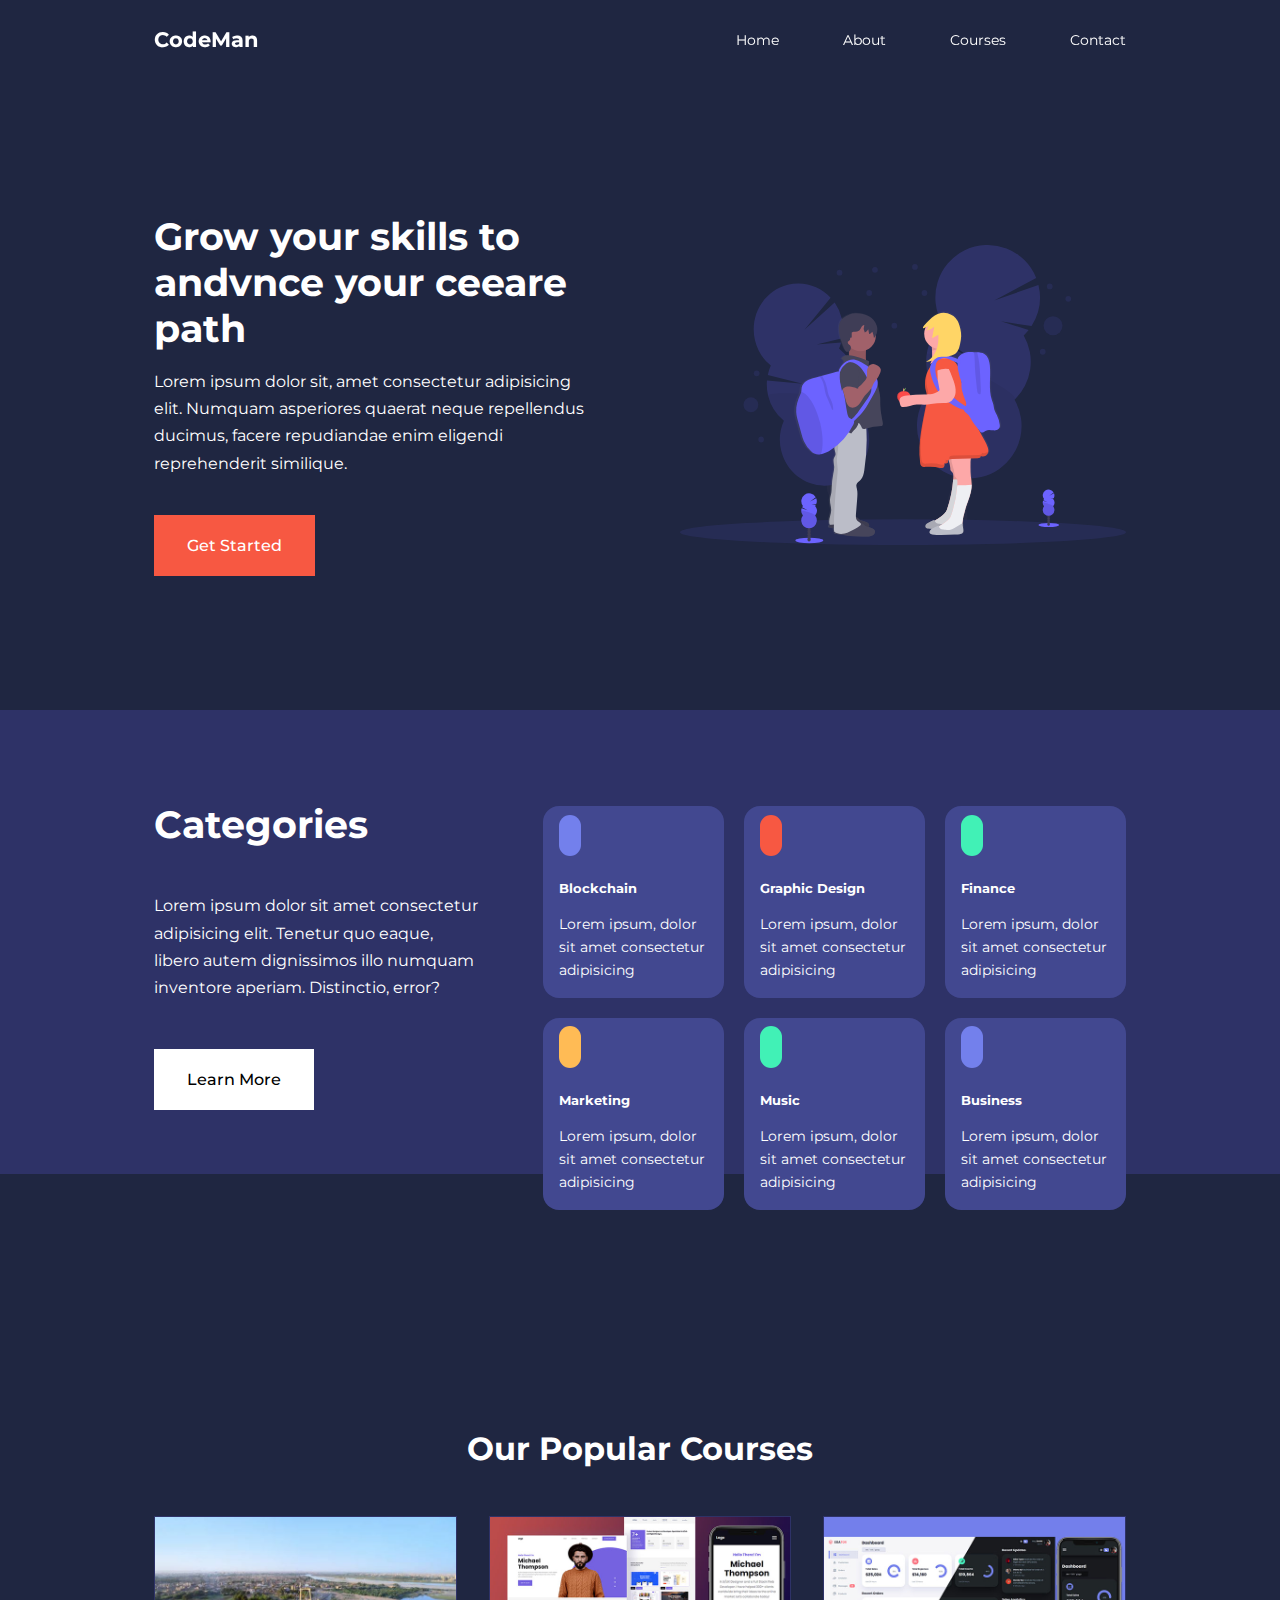
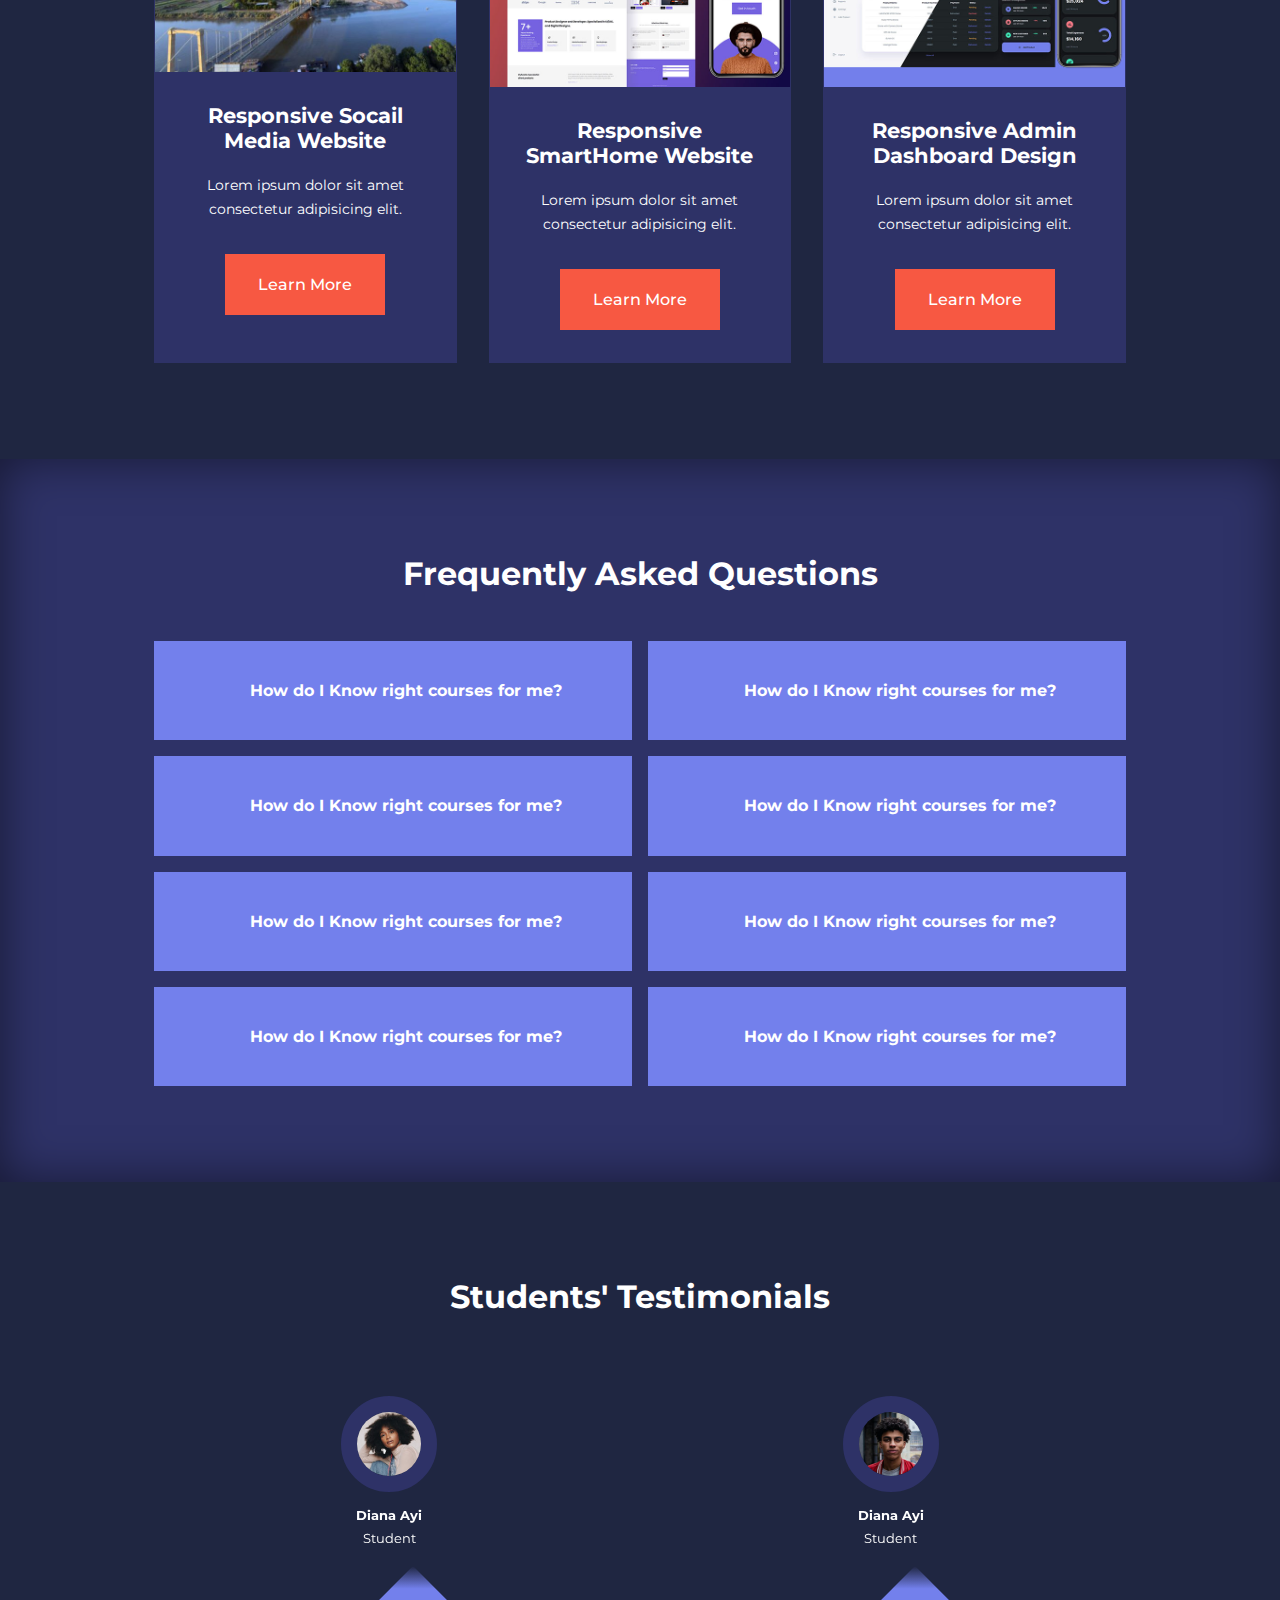
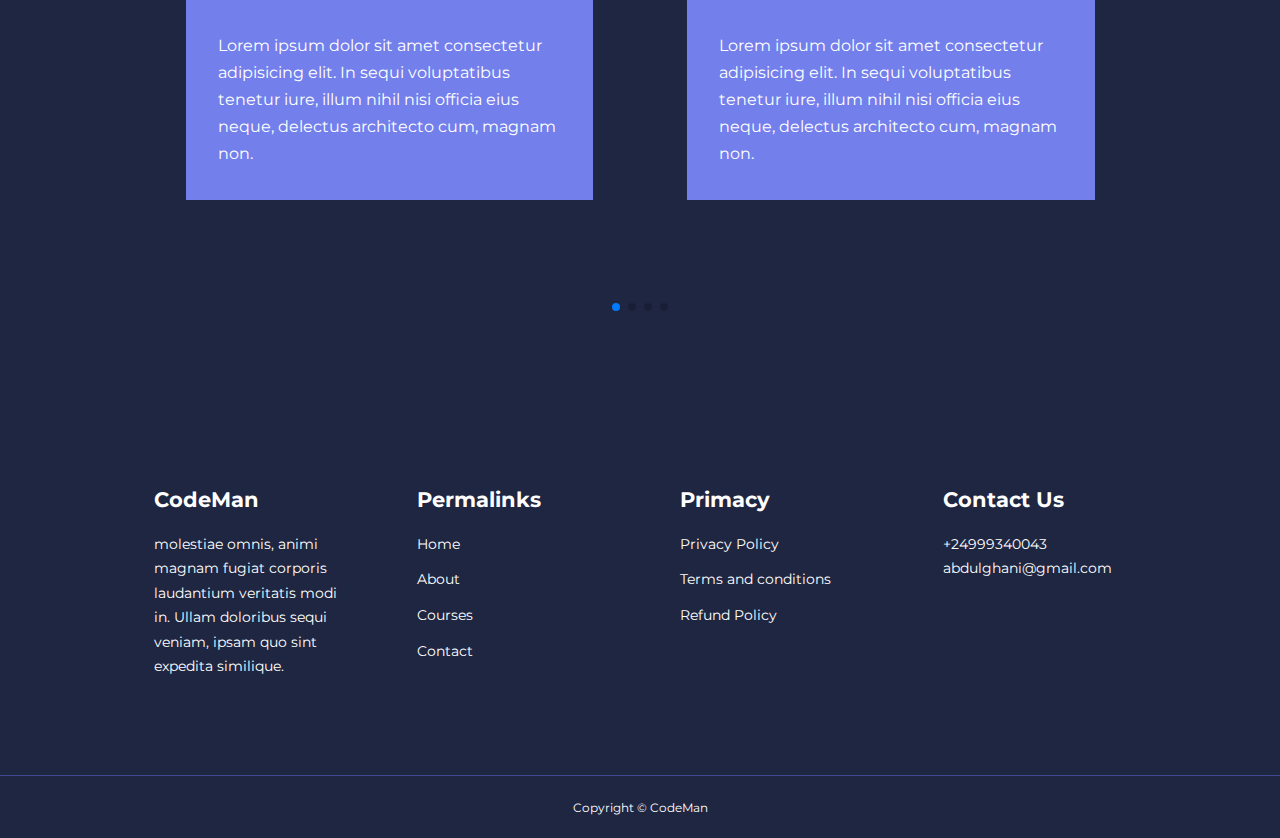
<file: index.html>
<!DOCTYPE html>
<html lang="en">
<head>
    <meta charset="UTF-8">
    <meta http-equiv="X-UA-Compatible" content="IE=edge">
    <meta name="viewport" content="width=device-width, initial-scale=1.0">
    <title>Education_School Website</title>
    <link rel="stylesheet" href="./CSS/style.css">
    
    <link rel="stylesheet" href="https://unicons.iconscout.com/release/v4.0.0/css/line.css">

    <link href="https://fonts.googleapis.com/css2?family=Montserrat:wght@300;400;500;600;700;800;900&family=Poppins:wght@300;400;500;600;700&display=swap" rel="stylesheet">

    <link
      rel="stylesheet"
      href="https://cdn.jsdelivr.net/npm/swiper@9/swiper-bundle.min.css"/>
</head>
<body>
    <nav>
        <div class="container  nav__container">
          <a href="index.html"><h4>CodeMan</h4></a>
            <ul class="nav__menu">
                <li><a href="">Home</a></li>
                <li><a href="about.html">About</a></li>
                <li><a href="courses.html">Courses</a></li>
                <li><a href="contact.html">Contact</a></li>
            </ul>
          <button id="open-meun-btn"><i class="uil uil-bars"></i></button>
          <button id="close-meun-btn"><i class="uil uil-multiply"></i></button>
        </div>
    </nav>


  <!-- =============header =============== -->
  <header>
    <div class="container header-container">
      <div class="header__left">
        <h1>Grow your skills to andvnce your ceeare path</h1>
        <p>Lorem ipsum dolor sit, amet consectetur adipisicing elit. Numquam asperiores quaerat neque repellendus ducimus, facere repudiandae enim eligendi reprehenderit similique.</p>
        <a href="courses.html" class="btn btn-primary">Get Started</a>
      </div>
      <div class="header__right">
        <div class="header__right-image">
           <img src="./images/header.svg">
        </div>
      </div>
    </div>
  </header>

<section class="categories">
  <div class="container categories__container">
    <div class="categories__left">
      <h1>Categories</h1>
      <p>
        Lorem ipsum dolor sit amet consectetur adipisicing elit. Tenetur quo eaque, libero autem dignissimos illo numquam inventore aperiam. Distinctio, error?
      </p>
      <a href="" class="btn">Learn More</a>
    </div>
    <div class="categories__right">
      <article class="category">
        <span class="category__icon"><i class="uil uil-bitcoin"></i></span>
        <h5>Blockchain</h5>
        <p>Lorem ipsum, dolor sit amet consectetur adipisicing </p>
      </article>
      <article class="category">
        <span class="category__icon"><i class="uil uil-palette"></i></span>
        <h5>Graphic Design</h5>
        <p>Lorem ipsum, dolor sit amet consectetur adipisicing </p>
      </article>
    </article>
    <article class="category">
      <span class="category__icon"><i class="uil uil-usd-circle"></i></span>
      <h5>Finance</h5>
      <p>Lorem ipsum, dolor sit amet consectetur adipisicing</p>
    </article>
  </article>
  <article class="category">
    <span class="category__icon"><i class="uil uil-bitcoin"></i></span>
    <h5>Marketing</h5>
    <p>Lorem ipsum, dolor sit amet consectetur adipisicing </p>
  </article>
  <article class="category">
    <span class="category__icon"><i class="uil uil-music"></i></span>
    <h5>Music</h5>
    <p>Lorem ipsum, dolor sit amet consectetur adipisicing </p>
  </article>
     
  <article class="category">
    <span class="category__icon"><i class="uil uil-puzzle-piece"></i></span>
    <h5>Business</h5>
    <p>Lorem ipsum, dolor sit amet consectetur adipisicing </p>
  </article>
    </div>
  </div>
</section>

<section class="courses">
  <h2>Our Popular Courses</h2>
  <div class="container courses__container">
    <article class="course">
      <div class="course__image">
        <img src="./images/su.jpg">
      </div>
     <div class="course__info">
      <h4>Responsive Socail Media Website </h4>
      <p>Lorem ipsum dolor sit amet consectetur adipisicing elit.</p>
      <a href="course.html" class="btn btn-primary">Learn More</a>
     </div>
    </article>
    <article class="course">
      <div class="course__image">
        <img src="./images/course2.jpg">
      </div>
      <div class="course__info">
        <h4>Responsive SmartHome Website </h4>
      <p>Lorem ipsum dolor sit amet consectetur adipisicing elit.</p>
      <a href="course.html" class="btn btn-primary">Learn More</a>
      </div>
    </article>
    <article class="course">
      <div class="course__image">
        <img src="./images/course3.jpg">
      </div>
     <div class="course__info">
      <h4>Responsive Admin Dashboard Design</h4>
      <p>Lorem ipsum dolor sit amet consectetur adipisicing elit.</p>
      <a href="course.html" class="btn btn-primary">Learn More</a>
     </div>
    </article>
  </div>
</section>

<section class="faqs">
  <h2>Frequently Asked Questions</h2>
  <div class="container  faqs__container">
    <article class="faq">
      <div class="faq__icon"><i class="uil uil-plus"></i></div>
      <div class="question__answer">
        <h4>How do I Know right courses for me?</h4>
        <p>
          Lorem ipsum dolor sit amet consectetur adipisicing elit. Qui voluptas, animi optio eaque unde suscipit ipsam quibusdam nisi necessitatibus! Deleniti tempore laborum dolores dolore maxime atque saepe dolor. Doloribus, nobis!
        </p>
      </div>
    </article>
    <article class="faq">
      <div class="faq__icon"><i class="uil uil-plus"></i></div>
      <div class="question__answer">
        <h4>How do I Know right courses for me?</h4>
        <p>
          Lorem ipsum dolor sit amet consectetur adipisicing elit. Qui voluptas, animi optio eaque unde suscipit ipsam quibusdam nisi necessitatibus! Deleniti tempore laborum dolores dolore maxime atque saepe dolor. Doloribus, nobis!
        </p>
      </div>
    </article>

    <article class="faq">
      <div class="faq__icon"><i class="uil uil-plus"></i></div>
      <div class="question__answer">
        <h4>How do I Know right courses for me?</h4>
        <p>
          Lorem ipsum dolor sit amet consectetur adipisicing elit. Qui voluptas, animi optio eaque unde suscipit ipsam quibusdam nisi necessitatibus! Deleniti tempore laborum dolores dolore maxime atque saepe dolor. Doloribus, nobis!
        </p>
      </div>
    </article>

    <article class="faq">
      <div class="faq__icon"><i class="uil uil-plus"></i></div>
      <div class="question__answer">
        <h4>How do I Know right courses for me?</h4>
        <p>
          Lorem ipsum dolor sit amet consectetur adipisicing elit. Qui voluptas, animi optio eaque unde suscipit ipsam quibusdam nisi necessitatibus! Deleniti tempore laborum dolores dolore maxime atque saepe dolor. Doloribus, nobis!
        </p>
      </div>
    </article>

    <article class="faq">
      <div class="faq__icon"><i class="uil uil-plus"></i></div>
      <div class="question__answer">
        <h4>How do I Know right courses for me?</h4>
        <p>
          Lorem ipsum dolor sit amet consectetur adipisicing elit. Qui voluptas, animi optio eaque unde suscipit ipsam quibusdam nisi necessitatibus! Deleniti tempore laborum dolores dolore maxime atque saepe dolor. Doloribus, nobis!
        </p>
      </div>
    </article>

    <article class="faq">
      <div class="faq__icon"><i class="uil uil-plus"></i></div>
      <div class="question__answer">
        <h4>How do I Know right courses for me?</h4>
        <p>
          Lorem ipsum dolor sit amet consectetur adipisicing elit. Qui voluptas, animi optio eaque unde suscipit ipsam quibusdam nisi necessitatibus! Deleniti tempore laborum dolores dolore maxime atque saepe dolor. Doloribus, nobis!
        </p>
      </div>
    </article>
    <article class="faq">
      <div class="faq__icon"><i class="uil uil-plus"></i></div>
      <div class="question__answer">
        <h4>How do I Know right courses for me?</h4>
        <p>
          Lorem ipsum dolor sit amet consectetur adipisicing elit. Qui voluptas, animi optio eaque unde suscipit ipsam quibusdam nisi necessitatibus! Deleniti tempore laborum dolores dolore maxime atque saepe dolor. Doloribus, nobis!
        </p>
      </div>
    </article>
    <article class="faq">
      <div class="faq__icon"><i class="uil uil-plus"></i></div>
      <div class="question__answer">
        <h4>How do I Know right courses for me?</h4>
        <p>
          Lorem ipsum dolor sit amet consectetur adipisicing elit. Qui voluptas, animi optio eaque unde suscipit ipsam quibusdam nisi necessitatibus! Deleniti tempore laborum dolores dolore maxime atque saepe dolor. Doloribus, nobis!
        </p>
      </div>
    </article>


  </div>
</section >

<section class="container testimonials__container mySwiper">
  <h2>Students' Testimonials</h2>
   <div  class="swiper-wrapper">
    <article class="testimonial swiper-slide">
      <div class="avatar">
        <img src="./images/avatar1.jpg">
      </div>
        <div class="testimonial__info">
          <h5>Diana Ayi</h5>
          <small>Student</small>
        </div>
        <div class="testimonial__body">
          <p>
            Lorem ipsum dolor sit amet consectetur adipisicing elit. In sequi voluptatibus tenetur iure, illum nihil nisi officia eius neque, delectus architecto cum, magnam non.
          </p>
        </div>
    </article>
    <article class="testimonial swiper-slide">
      <div class="avatar">
        <img src="./images/avatar3.jpg">
      </div>
        <div class="testimonial__info">
          <h5>Diana Ayi</h5>
          <small>Student</small>
        </div>
        <div class="testimonial__body">
          <p>
            Lorem ipsum dolor sit amet consectetur adipisicing elit. In sequi voluptatibus tenetur iure, illum nihil nisi officia eius neque, delectus architecto cum, magnam non.
          </p>
        </div>
    </article>
    <article class="testimonial swiper-slide">
      <div class="avatar">
        <img src="./images/avatar4.jpg">
      </div>
        <div class="testimonial__info">
          <h5>Diana Ayi</h5>
          <small>Student</small>
        </div>
        <div class="testimonial__body">
          <p>
            Lorem ipsum dolor sit amet consectetur adipisicing elit. In sequi voluptatibus tenetur iure, illum nihil nisi officia eius neque, delectus architecto cum, magnam non.
          </p>
        </div>
    </article>
    <article class="testimonial swiper-slide">
      <div class="avatar">
        <img src="./images/avatar5.jpg">
      </div>
        <div class="testimonial__info">
          <h5>Diana Ayi</h5>
          <small>Student</small>
        </div>
        <div class="testimonial__body">
          <p>
            Lorem ipsum dolor sit amet consectetur adipisicing elit. In sequi voluptatibus tenetur iure, illum nihil nisi officia eius neque, delectus architecto cum, magnam non.
          </p>
        </div>
    </article>
    <article class="testimonial swiper-slide">
      <div class="avatar">
        <img src="./images/avatar2.jpg">
      </div>
        <div class="testimonial__info">
          <h5>Diana Ayi</h5>
          <small>Student</small>
        </div>
        <div class="testimonial__body">
          <p>
            Lorem ipsum dolor sit amet consectetur adipisicing elit. In sequi voluptatibus tenetur iure, illum nihil nisi officia eius neque, delectus architecto cum, magnam non.
          </p>
        </div>
    </article>
   </div>
   <div class="swiper-pagination"></div>
</section>



<footer>
  <div class="container footer__container">
    <div class="footer__1">
      <a href="index.html" class="footer__logo"><h4>CodeMan</h4></a>
      <p>
        molestiae omnis, animi magnam fugiat corporis laudantium veritatis modi in. Ullam doloribus sequi veniam, ipsam quo sint expedita similique.
      </p>
     </div>
      <div class="footer__2">
        <h4>Permalinks</h4>
        <ul class="permalinks">
          <li><a href="index.html">Home</a></li>
          <li><a href="about.html">About</a></li>
          <li><a href="courses.html">Courses</a></li>
          <li><a href="contact.html">Contact</a></li>
        </ul>
      </div>
      <div class="footer__3">
       <h4>Primacy</h4>
       <ul class="privacy">
        <li><a href="#">Privacy Policy</a></li>
        <li><a href="#">Terms and conditions</a></li>
        <li><a href="#"> Refund Policy</a></li>
       </ul> 
      </div>
      <div class="footer__4">
        <h4>Contact Us</h4>
        <div>
          <p>+24999340043</p>
          <p>abdulghani@gmail.com</p>
        </div>
        <ul class="footer__socials">
          <li><a href="#"><i class="fa fa-facebook"></i></a></li>
          <li><a href="#"><i class="fa fa-telegram"></i></a></li>
          <li><a href="#"><i class="fa fa-linkedin"></i></a></li>
          <li><a href="#"><i class="fa fa-twitter"></i></a></li>
        </ul>
      </div>
    </div>
    <div class="footer__copyright">
      <small>Copyright &copy; CodeMan</small>
    </div>
</footer>
















<script src="https://cdn.jsdelivr.net/npm/swiper@9/swiper-bundle.min.js"></script>

<script src="main.js"></script>
<script>
  var swiper = new Swiper(".mySwiper", {
    slidesPerView: 1,
    spaceBetween: 30,
    pagination: {
      el: ".swiper-pagination",
      clickable: true,
    },
    breakpoints:{
      600: {
        slidesPerView:2
      }
    }
  });
</script>

</body>
</html>
</file>
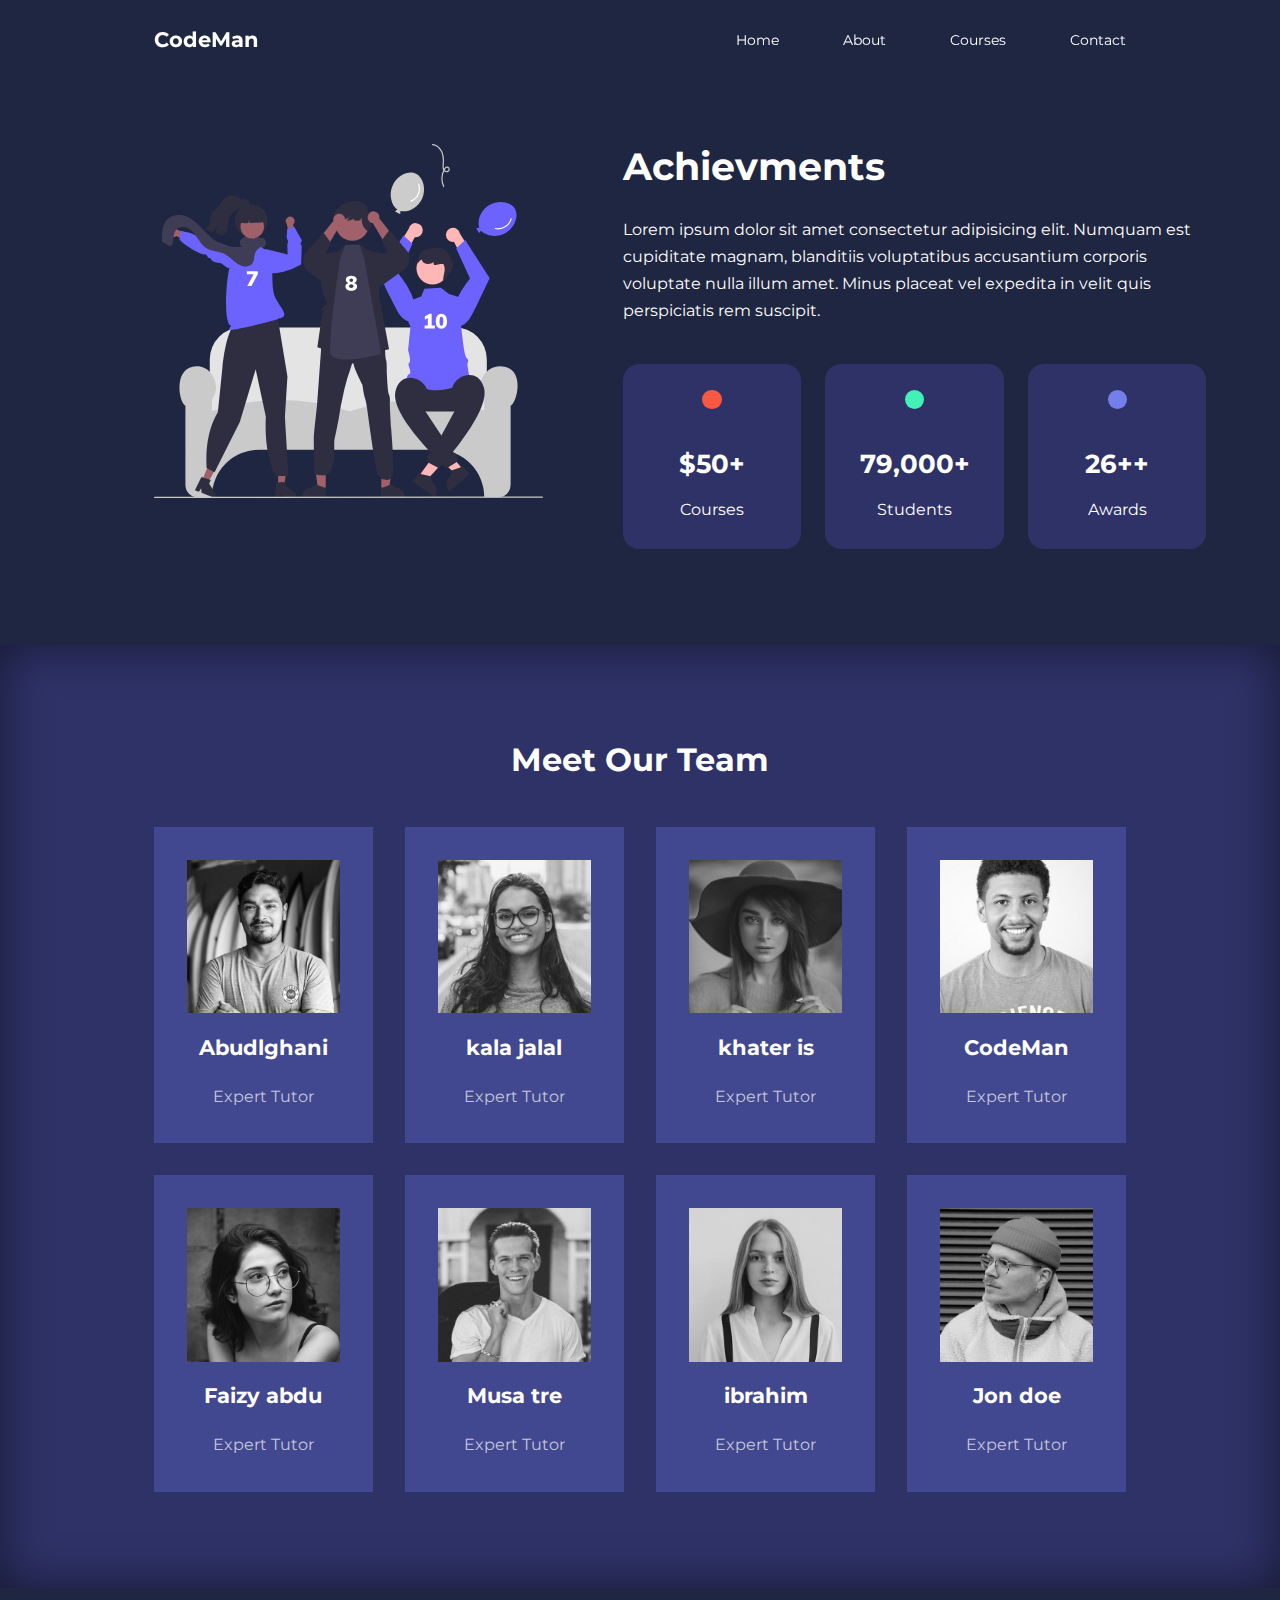
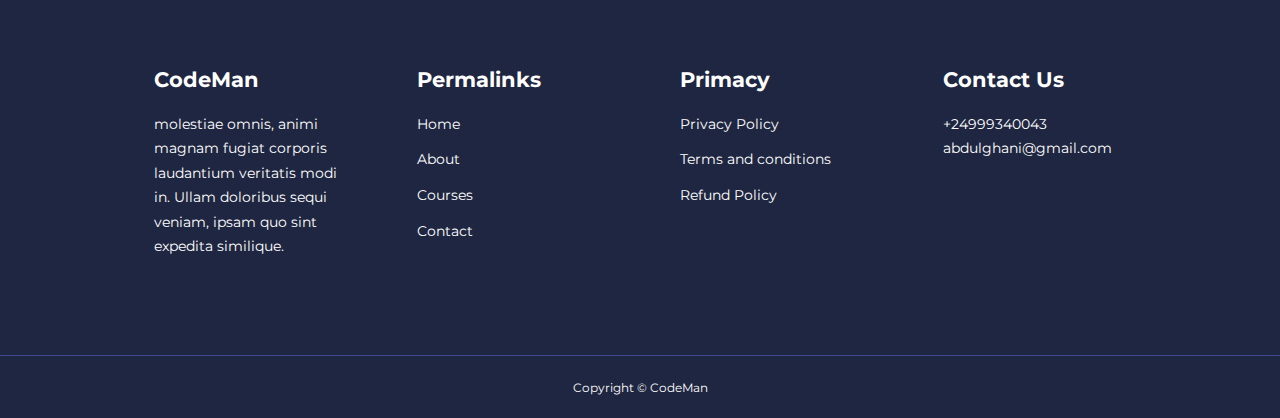
<file: about.html>
<!DOCTYPE html>
<html lang="en">
<head>
    <meta charset="UTF-8">
    <meta http-equiv="X-UA-Compatible" content="IE=edge">

    <meta name="viewport" content="width=device-width, initial-scale=1.0">
    <title>Education_School Website</title>
    <link rel="stylesheet" href="./CSS/style.css">
    <link rel="stylesheet" href="./CSS/about.css">
    
    <link rel="stylesheet" href="https://unicons.iconscout.com/release/v4.0.0/css/line.css">

    <link href="https://fonts.googleapis.com/css2?family=Montserrat:wght@300;400;500;600;700;800;900&family=Poppins:wght@300;400;500;600;700&display=swap" rel="stylesheet">

</head>
<body>
    <nav>
        <div class="container  nav__container">
          <a href="index.html"><h4>CodeMan</h4></a>
            <ul class="nav__menu">
              <li><a href="">Home</a></li>
              <li><a href="about.html">About</a></li>
              <li><a href="courses.html">Courses</a></li>
              <li><a href="contact.html">Contact</a></li>
            </ul>
          <button id="open-meun-btn"><i class="uil uil-bars"></i></button>
          <button id="close-meun-btn"><i class="uil uil-multiply"></i></button>
        </div>
    </nav>
        <section class="about__achievments">
           <div class="container about__achievements-container">
            <div class="about__achievments-left">
              <img src="./images/about achievements.svg" alt="">
            </div>
            <div class="about__achievments-right">
                <h1>Achievments</h1>
                 <p>Lorem ipsum dolor sit amet consectetur adipisicing elit. Numquam est cupiditate magnam, blanditiis voluptatibus accusantium corporis voluptate nulla illum amet. Minus placeat vel expedita in velit quis perspiciatis rem suscipit.</p>
                <div class="achievements__cards">
                  <article class="achievment__card">
                    <span class="achievment__icon">
                      <i class="uil uil-video"></i>
                    </span>
                    <h3>$50+</h3>
                    <p>Courses</p>
                   </article>
                   <article class="achievment__card">
                    <span class="achievment__icon">
                      <i class="uil uil-users-alt"></i>
                    </span>
                    <h3>79,000+</h3>
                    <p>Students</p>
                   </article>
                   <article class="achievment__card">
                    <span class="achievment__icon">
                      <i class="uil uil-trophy"></i>
                    </span>
                    <h3>26++</h3>
                    <p>Awards</p>
                   </article>
                </div>
            </div>
           </div>
        </section>


        <section class="team">
          <h2>Meet Our Team</h2>
          <div class="container team__container">
            <article class="team__member">
              <div class="team__member-image">
                <img src="./images/tm1.jpg">
              </div>
                 <div class="team__member-info">
                  <h4>Abudlghani</h4>
                  <p>Expert Tutor</p>
                 </div>
                 <div class="team__member-socials">
                  <a href=""><i class="uli uil-instagram"></i></a>
                  <a href=""><i class="uli uil-twitter-alt"></i></a>
                  <a href=""><i class="uli uil-linkedin-alt"></i></a>
                 </div>
            </article>
            <article class="team__member">
              <div class="team__member-image">
                <img src="./images/tm2.jpg">
              </div>
                 <div class="team__member-info">
                  <h4>kala jalal</h4>
                  <p>Expert Tutor</p>
                 </div>
                 <div class="team__member-socials">
                  <a href=""><i class="uli uil-instagram"></i></a>
                  <a href=""><i class="uli uil-twitter-alt"></i></a>
                  <a href=""><i class="uli uil-linkedin-alt"></i></a>
                 </div>
            </article>
            <article class="team__member">
              <div class="team__member-image">
                <img src="./images/tm3.jpg">
              </div>
                 <div class="team__member-info">
                  <h4>khater is</h4>
                  <p>Expert Tutor</p>
                 </div>
                 <div class="team__member-socials">
                  <a href=""><i class="uli uil-instagram"></i></a>
                  <a href=""><i class="uli uil-twitter-alt"></i></a>
                  <a href=""><i class="uli uil-linkedin-alt"></i></a>
                 </div>
            </article>
            <article class="team__member">
              <div class="team__member-image">
                <img src="./images/tm4.jpg">
              </div>
                 <div class="team__member-info">
                  <h4>CodeMan</h4>
                  <p>Expert Tutor</p>
                 </div>
                 <div class="team__member-socials">
                  <a href=""><i class="uli uil-instagram"></i></a>
                  <a href=""><i class="uli uil-twitter-alt"></i></a>
                  <a href=""><i class="uli uil-linkedin-alt"></i></a>
                 </div>
            </article>
            <article class="team__member">
              <div class="team__member-image">
                <img src="./images/tm5.jpg">
              </div>
                 <div class="team__member-info">
                  <h4>Faizy abdu</h4>
                  <p>Expert Tutor</p>
                 </div>
                 <div class="team__member-socials">
                  <a href=""><i class="uli uil-instagram"></i></a>
                  <a href=""><i class="uli uil-twitter-alt"></i></a>
                  <a href=""><i class="uli uil-linkedin-alt"></i></a>
                 </div>
            </article>
            <article class="team__member">
              <div class="team__member-image">
                <img src="./images/tm6.jpg">
              </div>
                 <div class="team__member-info">
                  <h4>Musa tre</h4>
                  <p>Expert Tutor</p>
                 </div>
                 <div class="team__member-socials">
                  <a href=""><i class="uli uil-instagram"></i></a>
                  <a href=""><i class="uli uil-twitter-alt"></i></a>
                  <a href=""><i class="uli uil-linkedin-alt"></i></a>
                 </div>
            </article>
            <article class="team__member">
              <div class="team__member-image">
                <img src="./images/tm7.jpg">
              </div>
                 <div class="team__member-info">
                  <h4>ibrahim</h4>
                  <p>Expert Tutor</p>
                 </div>
                 <div class="team__member-socials">
                  <a href=""><i class="uli uil-instagram"></i></a>
                  <a href=""><i class="uli uil-twitter-alt"></i></a>
                  <a href=""><i class="uli uil-linkedin-alt"></i></a>
                 </div>
            </article>
            <article class="team__member">
              <div class="team__member-image">
                <img src="./images/tm8.jpg">
              </div>
                 <div class="team__member-info">
                  <h4>Jon doe</h4>
                  <p>Expert Tutor</p>
                 </div>
                 <div class="team__member-socials">
                  <a href=""><i class="uli uil-instagram"></i></a>
                  <a href=""><i class="uli uil-twitter-alt"></i></a>
                  <a href=""><i class="uli uil-linkedin-alt"></i></a>
                 </div>
            </article>
          </div>

        </section>
  


<footer>
  <div class="container footer__container">
    <div class="footer__1">
      <a href="index.html" class="footer__logo"><h4>CodeMan</h4></a>
      <p>
        molestiae omnis, animi magnam fugiat corporis laudantium veritatis modi in. Ullam doloribus sequi veniam, ipsam quo sint expedita similique.
      </p>
     </div>
      <div class="footer__2">
        <h4>Permalinks</h4>
        <ul class="permalinks">
          <li><a href="index.html">Home</a></li>
          <li><a href="about.html">About</a></li>
          <li><a href="courses.html">Courses</a></li>
          <li><a href="contact.html">Contact</a></li>
        </ul>
      </div>
      <div class="footer__3">
       <h4>Primacy</h4>
       <ul class="privacy">
        <li><a href="#">Privacy Policy</a></li>
        <li><a href="#">Terms and conditions</a></li>
        <li><a href="#"> Refund Policy</a></li>
       </ul> 
      </div>
      <div class="footer__4">
        <h4>Contact Us</h4>
        <div>
          <p>+24999340043</p>
          <p>abdulghani@gmail.com</p>
        </div>
        <ul class="footer__socials">
          <li><a href="#"><i class="fa fa-facebook"></i></a></li>
          <li><a href="#"><i class="fa fa-telegram"></i></a></li>
          <li><a href="#"><i class="fa fa-linkedin"></i></a></li>
          <li><a href="#"><i class="fa fa-twitter"></i></a></li>
        </ul>
      </div>
    </div>
    <div class="footer__copyright">
      <small>Copyright &copy; CodeMan</small>
    </div>
</footer>


<script src="main.js"></script>
</body>
</html>
</file>
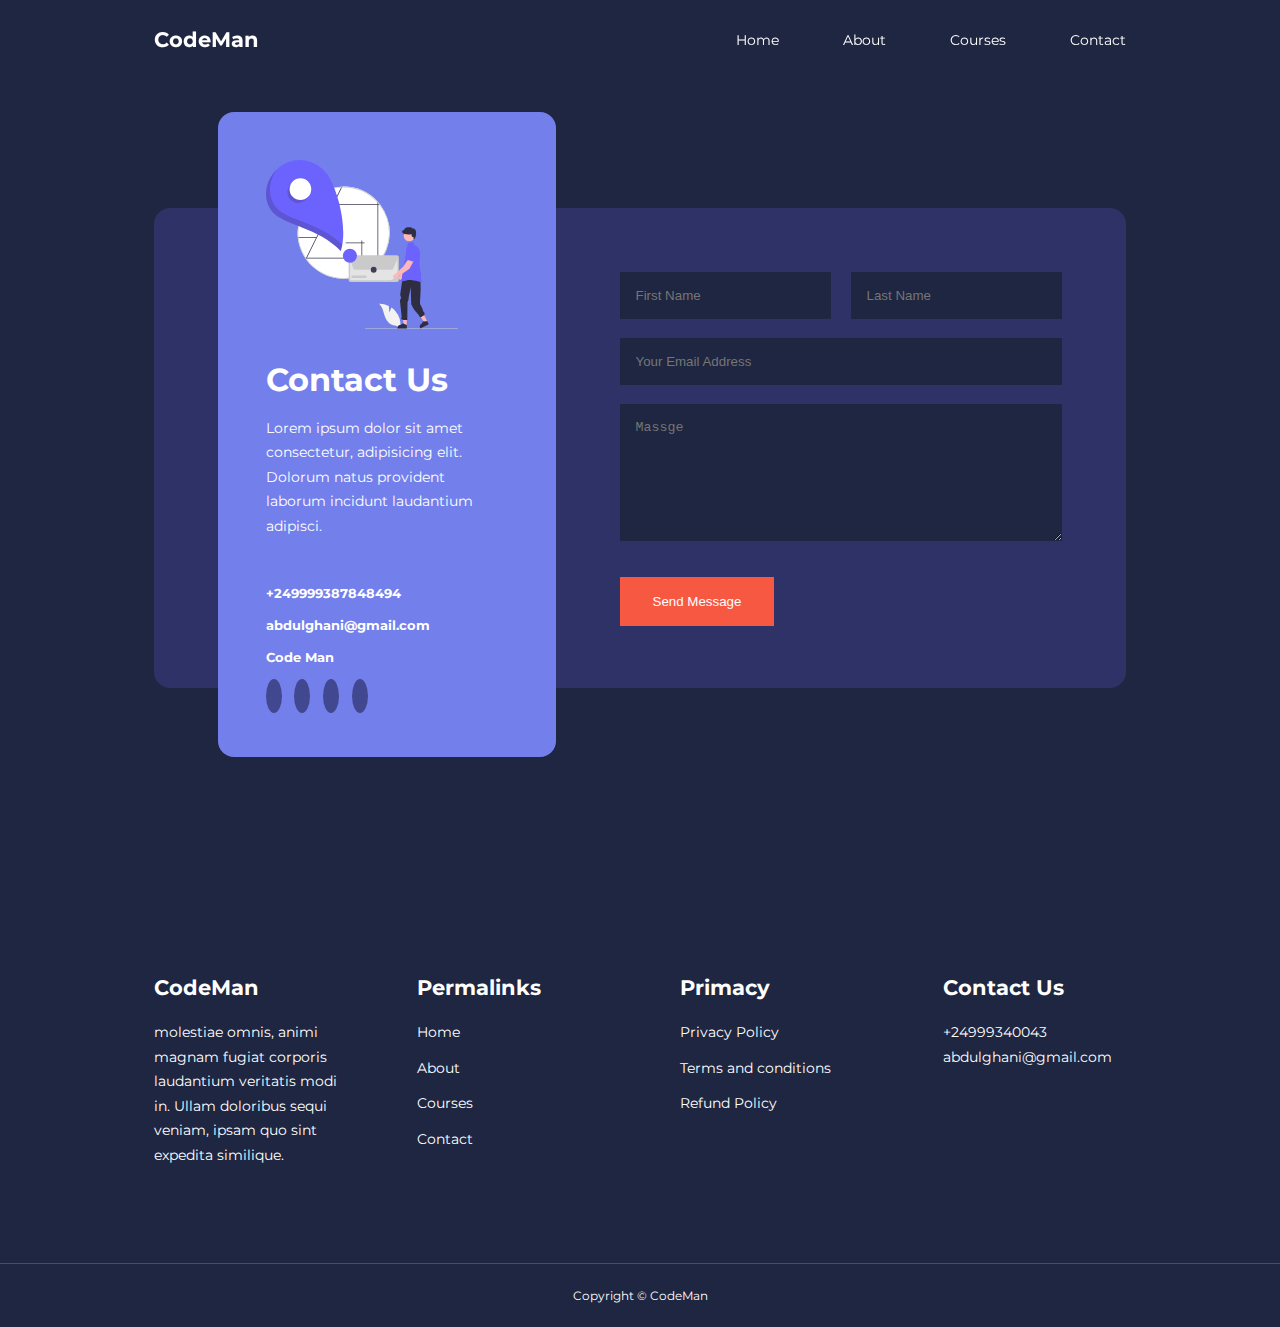
<file: contact.html>
<!DOCTYPE html>
<html lang="en">
<head>
    <meta charset="UTF-8">
    <meta http-equiv="X-UA-Compatible" content="IE=edge">
    <meta name="viewport" content="width=device-width, initial-scale=1.0">
    <title>Education_School Website</title>
    <link rel="stylesheet" href="./CSS/style.css">
    <link rel="stylesheet" href="./CSS/contact.css">
    
    
    <link rel="stylesheet" href="https://unicons.iconscout.com/release/v4.0.0/css/line.css">

    <link href="https://fonts.googleapis.com/css2?family=Montserrat:wght@300;400;500;600;700;800;900&family=Poppins:wght@300;400;500;600;700&display=swap" rel="stylesheet">
     
</head>
<body>
    <nav>
        <div class="container  nav__container">
          <a href="index.html"><h4>CodeMan</h4></a>
            <ul class="nav__menu">
              <li><a href="">Home</a></li>
              <li><a href="about.html">About</a></li>
              <li><a href="courses.html">Courses</a></li>
              <li><a href="contact.html">Contact</a></li>
            </ul>
          <button id="open-meun-btn"><i class="uil uil-bars"></i></button>
          <button id="close-meun-btn"><i class="uil uil-multiply"></i></button>
        </div>
    </nav>
   <section class="contact">
    <div class="container conatc__container">
        <aside class="contact__aside">
           <div class="aside__image">
            <img src="./images/contact.svg">
           </div>
           <h2>Contact Us</h2>
           <p>Lorem ipsum dolor sit amet consectetur, adipisicing elit. Dolorum natus provident laborum incidunt laudantium adipisci.</p>
           <ul class="contact__deteils">
              <li>
                <i  class="uil uil-phone-times"></i>
              </li> 
              <h5>+249999387848494</h5>
              <li>
                <i  class="uil uil-envelope"></i>
              </li> 
              <h5>abdulghani@gmail.com</h5>
              <li>
                <i  class="uil uil-location"></i>
              </li> 
              <h5>Code Man</h5>
           </ul>
           <ul class="contact__socials">
              <li><a href=""> <i  class="uil uil-facebook-f"></i></a></li>
              <li><a href=""> <i  class="uil uil-instagram"></i></a></li>
              <li><a href=""> <i  class="uil uil-twitter"></i></a></li>
              <li><a href=""> <i  class="uil uil-linkedin-alt"></i></a></li>
           </ul>
        </aside>
        <form class="contact__form">
            <div class="form__name">
                <input type="text" name="First Name" placeholder="First Name">
                <input type="text" name="Last Name" placeholder="Last Name">
             </div> 
                 <input type="email" name="Email Address" placeholder="Your Email Address">
                 <textarea name="Massge" rows="7" placeholder="Massge"></textarea>
                 <button type="submit" class="btn btn-primary">Send Message</button>
        </form>
    </div>
   </section>


<footer>
  <div class="container footer__container">
    <div class="footer__1">
      <a href="index.html" class="footer__logo"><h4>CodeMan</h4></a>
      <p>
        molestiae omnis, animi magnam fugiat corporis laudantium veritatis modi in. Ullam doloribus sequi veniam, ipsam quo sint expedita similique.
      </p>
     </div>
      <div class="footer__2">
        <h4>Permalinks</h4>
        <ul class="permalinks">
          <li><a href="index.html">Home</a></li>
          <li><a href="about.html">About</a></li>
          <li><a href="courses.html">Courses</a></li>
          <li><a href="contact.html">Contact</a></li>
        </ul>
      </div>
      <div class="footer__3">
       <h4>Primacy</h4>
       <ul class="privacy">
        <li><a href="#">Privacy Policy</a></li>
        <li><a href="#">Terms and conditions</a></li>
        <li><a href="#"> Refund Policy</a></li>
       </ul> 
      </div>
      <div class="footer__4">
        <h4>Contact Us</h4>
        <div>
          <p>+24999340043</p>
          <p>abdulghani@gmail.com</p>
        </div>
        <ul class="footer__socials">
          <li><a href="#"><i class="fa fa-facebook"></i></a></li>
          <li><a href="#"><i class="fa fa-telegram"></i></a></li>
          <li><a href="#"><i class="fa fa-linkedin"></i></a></li>
          <li><a href="#"><i class="fa fa-twitter"></i></a></li>
        </ul>
      </div>
    </div>
    <div class="footer__copyright">
      <small>Copyright &copy; CodeMan</small>
    </div>
</footer>


<script src="main.js"></script>
</body>
</html>
</file>
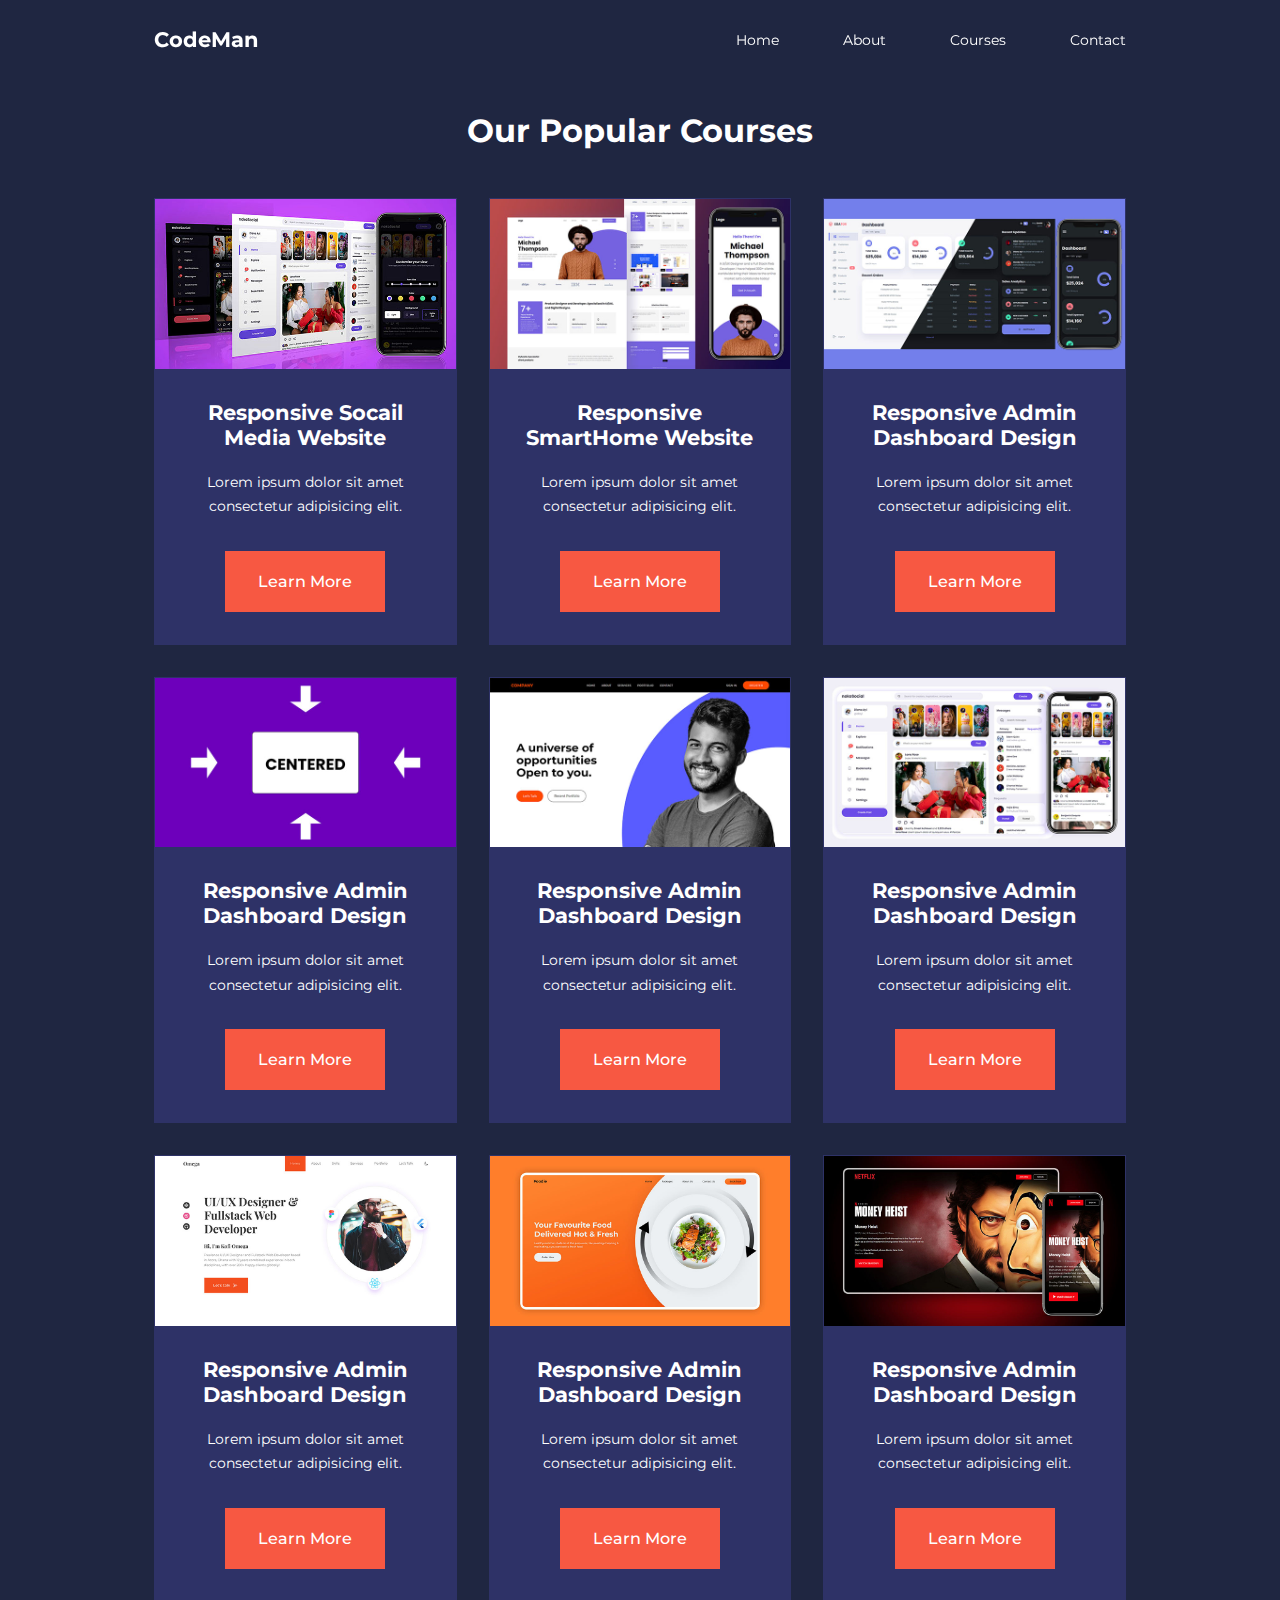
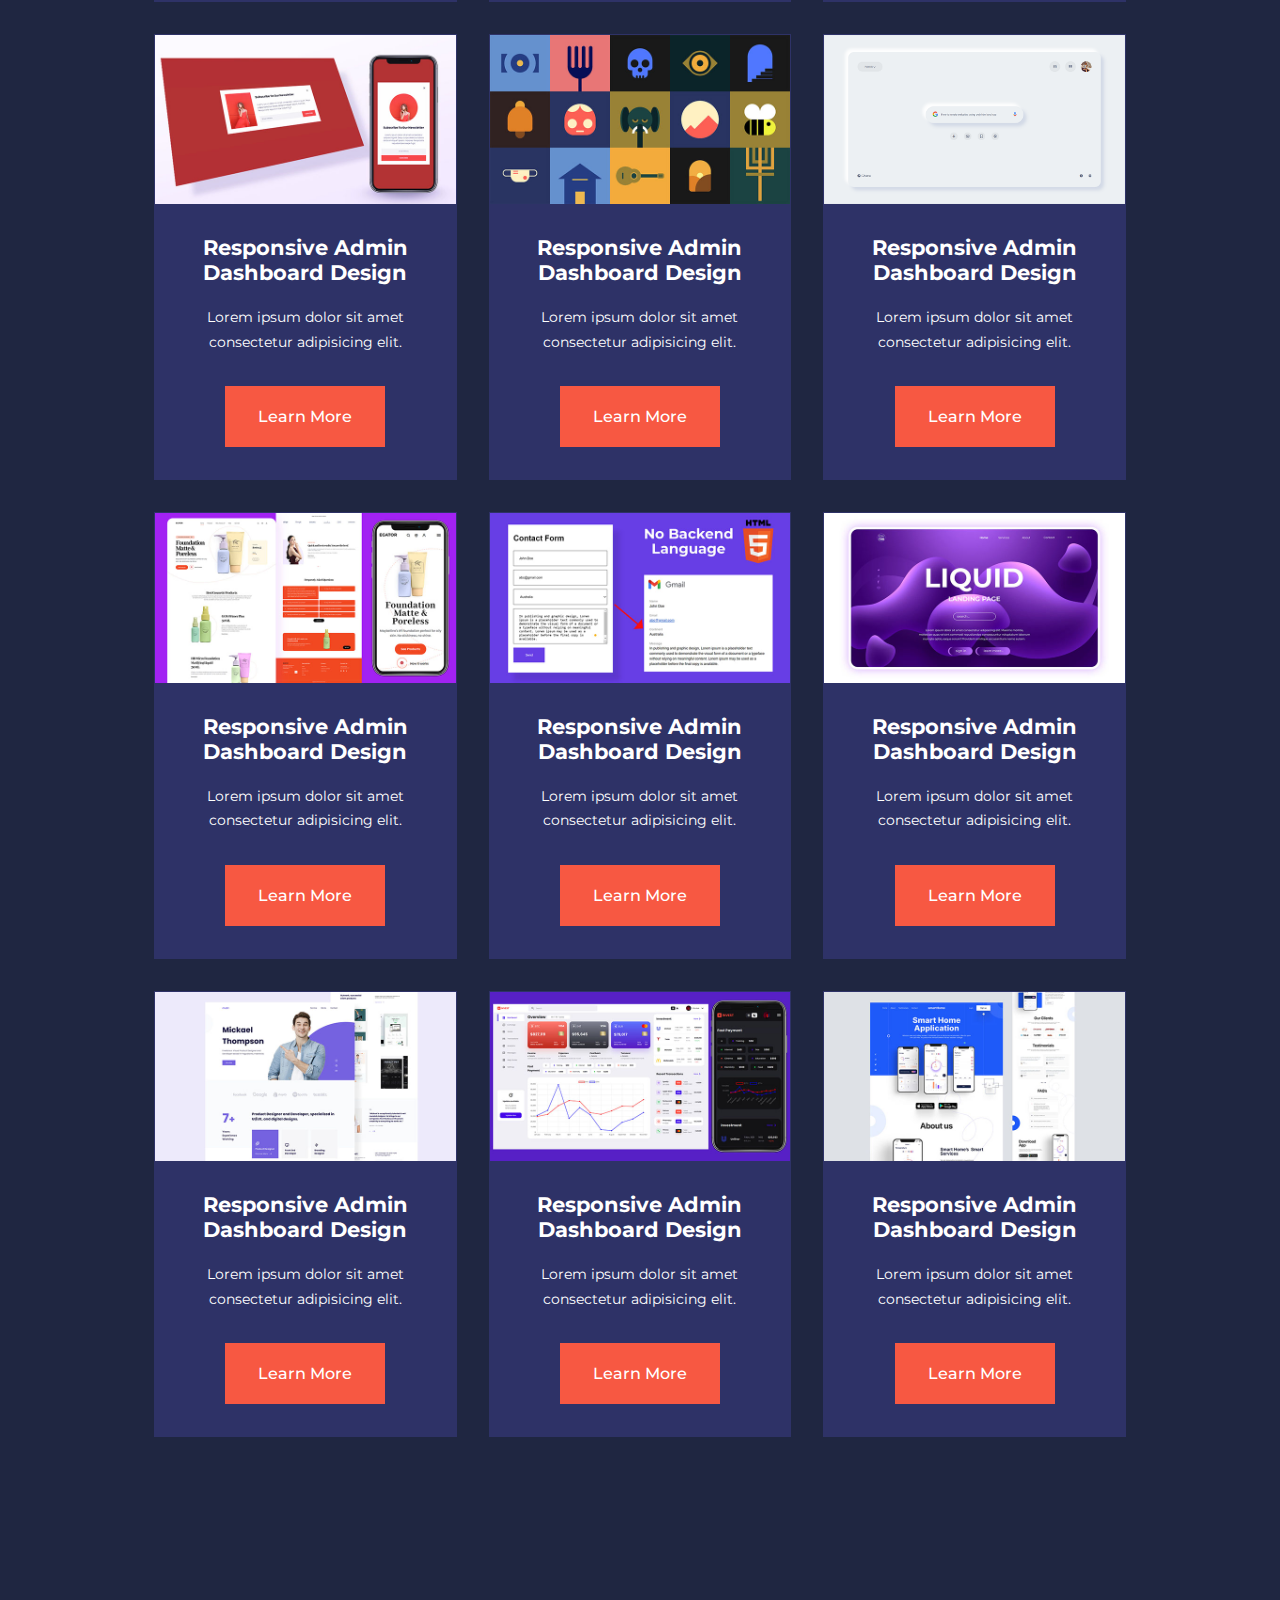
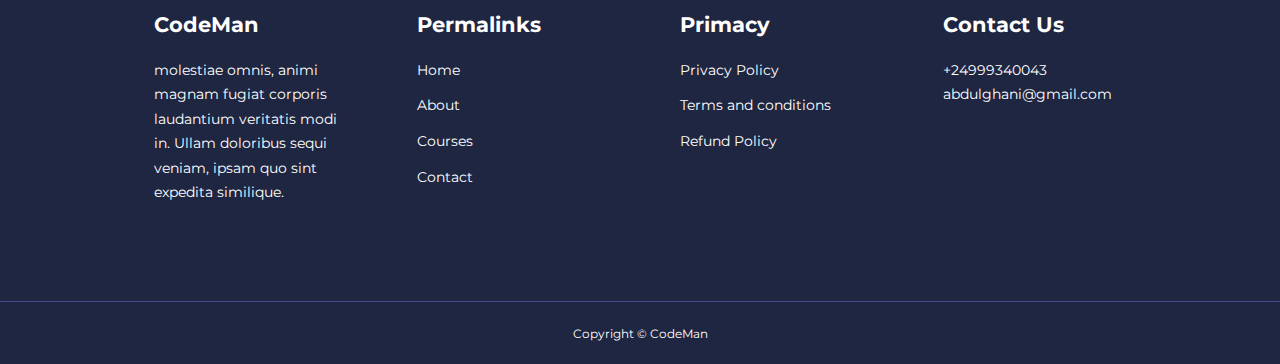
<file: courses.html>
<!DOCTYPE html>
<html lang="en">
<head>
    <meta charset="UTF-8">
    <meta http-equiv="X-UA-Compatible" content="IE=edge">
    <meta name="viewport" content="width=device-width, initial-scale=1.0">
    <title>Education_School Website</title>
    <link rel="stylesheet" href="./CSS/style.css">
    
    
    <link rel="stylesheet" href="https://unicons.iconscout.com/release/v4.0.0/css/line.css">

    <link href="https://fonts.googleapis.com/css2?family=Montserrat:wght@300;400;500;600;700;800;900&family=Poppins:wght@300;400;500;600;700&display=swap" rel="stylesheet">
      <style>
        .courses{
            margin-top: 1rem;
        }
      </style>
</head>
<body>
    <nav>
        <div class="container  nav__container">
          <a href="index.html"><h4>CodeMan</h4></a>
            <ul class="nav__menu">
              <li><a href="">Home</a></li>
              <li><a href="about.html">About</a></li>
              <li><a href="courses.html">Courses</a></li>
              <li><a href="contact.html">Contact</a></li>
            </ul>
          <button id="open-meun-btn"><i class="uil uil-bars"></i></button>
          <button id="close-meun-btn"><i class="uil uil-multiply"></i></button>
        </div>
    </nav>
    <section class="courses">
        <h2>Our Popular Courses</h2>
        <div class="container courses__container">
          <article class="course">
            <div class="course__image">
              <img src="./images/course1.jpg">
            </div>
           <div class="course__info">
            <h4>Responsive Socail Media Website </h4>
            <p>Lorem ipsum dolor sit amet consectetur adipisicing elit.</p>
            <a href="course.html" class="btn btn-primary">Learn More</a>
           </div>
          </article>
          <article class="course">
            <div class="course__image">
              <img src="./images/course2.jpg">
            </div>
            <div class="course__info">
              <h4>Responsive SmartHome Website </h4>
            <p>Lorem ipsum dolor sit amet consectetur adipisicing elit.</p>
            <a href="course.html" class="btn btn-primary">Learn More</a>
            </div>
          </article>
          <article class="course">
            <div class="course__image">
              <img src="./images/course3.jpg">
            </div>
           <div class="course__info">
            <h4>Responsive Admin Dashboard Design</h4>
            <p>Lorem ipsum dolor sit amet consectetur adipisicing elit.</p>
            <a href="course.html" class="btn btn-primary">Learn More</a>
           </div>
          </article>
          <article class="course">
            <div class="course__image">
              <img src="./images/course4.jpg">
            </div>
           <div class="course__info">
            <h4>Responsive Admin Dashboard Design</h4>
            <p>Lorem ipsum dolor sit amet consectetur adipisicing elit.</p>
            <a href="course.html" class="btn btn-primary">Learn More</a>
           </div>
          </article>
          <article class="course">
            <div class="course__image">
              <img src="./images/course5.jpg">
            </div>
           <div class="course__info">
            <h4>Responsive Admin Dashboard Design</h4>
            <p>Lorem ipsum dolor sit amet consectetur adipisicing elit.</p>
            <a href="course.html" class="btn btn-primary">Learn More</a>
           </div>
          </article>
          <article class="course">
            <div class="course__image">
              <img src="./images/course6.jpg">
            </div>
           <div class="course__info">
            <h4>Responsive Admin Dashboard Design</h4>
            <p>Lorem ipsum dolor sit amet consectetur adipisicing elit.</p>
            <a href="course.html" class="btn btn-primary">Learn More</a>
           </div>
          </article>
          <article class="course">
            <div class="course__image">
              <img src="./images/course7.jpg">
            </div>
           <div class="course__info">
            <h4>Responsive Admin Dashboard Design</h4>
            <p>Lorem ipsum dolor sit amet consectetur adipisicing elit.</p>
            <a href="course.html" class="btn btn-primary">Learn More</a>
           </div>
          </article>
          <article class="course">
            <div class="course__image">
              <img src="./images/course8.jpg">
            </div>
           <div class="course__info">
            <h4>Responsive Admin Dashboard Design</h4>
            <p>Lorem ipsum dolor sit amet consectetur adipisicing elit.</p>
            <a href="course.html" class="btn btn-primary">Learn More</a>
           </div>
          </article>
          <article class="course">
            <div class="course__image">
              <img src="./images/course9.jpg">
            </div>
           <div class="course__info">
            <h4>Responsive Admin Dashboard Design</h4>
            <p>Lorem ipsum dolor sit amet consectetur adipisicing elit.</p>
            <a href="course.html" class="btn btn-primary">Learn More</a>
           </div>
          </article>
          <article class="course">
            <div class="course__image">
              <img src="./images/course10.jpg">
            </div>
           <div class="course__info">
            <h4>Responsive Admin Dashboard Design</h4>
            <p>Lorem ipsum dolor sit amet consectetur adipisicing elit.</p>
            <a href="course.html" class="btn btn-primary">Learn More</a>
           </div>
          </article>
          <article class="course">
            <div class="course__image">
              <img src="./images/course11.jpg">
            </div>
           <div class="course__info">
            <h4>Responsive Admin Dashboard Design</h4>
            <p>Lorem ipsum dolor sit amet consectetur adipisicing elit.</p>
            <a href="course.html" class="btn btn-primary">Learn More</a>
           </div>
          </article>
          <article class="course">
            <div class="course__image">
              <img src="./images/course12.jpg">
            </div>
           <div class="course__info">
            <h4>Responsive Admin Dashboard Design</h4>
            <p>Lorem ipsum dolor sit amet consectetur adipisicing elit.</p>
            <a href="course.html" class="btn btn-primary">Learn More</a>
           </div>
          </article>
          <article class="course">
            <div class="course__image">
              <img src="./images/course13.jpg">
            </div>
           <div class="course__info">
            <h4>Responsive Admin Dashboard Design</h4>
            <p>Lorem ipsum dolor sit amet consectetur adipisicing elit.</p>
            <a href="course.html" class="btn btn-primary">Learn More</a>
           </div>
          </article>
          <article class="course">
            <div class="course__image">
              <img src="./images/course14.jpg">
            </div>
           <div class="course__info">
            <h4>Responsive Admin Dashboard Design</h4>
            <p>Lorem ipsum dolor sit amet consectetur adipisicing elit.</p>
            <a href="course.html" class="btn btn-primary">Learn More</a>
           </div>
          </article>
          <article class="course">
            <div class="course__image">
              <img src="./images/course15.jpg">
            </div>
           <div class="course__info">
            <h4>Responsive Admin Dashboard Design</h4>
            <p>Lorem ipsum dolor sit amet consectetur adipisicing elit.</p>
            <a href="course.html" class="btn btn-primary">Learn More</a>
           </div>
          </article>
          <article class="course">
            <div class="course__image">
              <img src="./images/course16.jpg">
            </div>
           <div class="course__info">
            <h4>Responsive Admin Dashboard Design</h4>
            <p>Lorem ipsum dolor sit amet consectetur adipisicing elit.</p>
            <a href="course.html" class="btn btn-primary">Learn More</a>
           </div>
          </article>
          <article class="course">
            <div class="course__image">
              <img src="./images/course17.jpg">
            </div>
           <div class="course__info">
            <h4>Responsive Admin Dashboard Design</h4>
            <p>Lorem ipsum dolor sit amet consectetur adipisicing elit.</p>
            <a href="course.html" class="btn btn-primary">Learn More</a>
           </div>
          </article>
          <article class="course">
            <div class="course__image">
              <img src="./images/course18.jpg">
            </div>
           <div class="course__info">
            <h4>Responsive Admin Dashboard Design</h4>
            <p>Lorem ipsum dolor sit amet consectetur adipisicing elit.</p>
            <a href="course.html" class="btn btn-primary">Learn More</a>
           </div>
          </article>
        </div>
      </section>



<footer>
  <div class="container footer__container">
    <div class="footer__1">
      <a href="index.html" class="footer__logo"><h4>CodeMan</h4></a>
      <p>
        molestiae omnis, animi magnam fugiat corporis laudantium veritatis modi in. Ullam doloribus sequi veniam, ipsam quo sint expedita similique.
      </p>
     </div>
      <div class="footer__2">
        <h4>Permalinks</h4>
        <ul class="permalinks">
          <li><a href="index.html">Home</a></li>
          <li><a href="about.html">About</a></li>
          <li><a href="courses.html">Courses</a></li>
          <li><a href="contact.html">Contact</a></li>
        </ul>
      </div>
      <div class="footer__3">
       <h4>Primacy</h4>
       <ul class="privacy">
        <li><a href="#">Privacy Policy</a></li>
        <li><a href="#">Terms and conditions</a></li>
        <li><a href="#"> Refund Policy</a></li>
       </ul> 
      </div>
      <div class="footer__4">
        <h4>Contact Us</h4>
        <div>
          <p>+24999340043</p>
          <p>abdulghani@gmail.com</p>
        </div>
        <ul class="footer__socials">
          <li><a href="#"><i class="fa fa-facebook"></i></a></li>
          <li><a href="#"><i class="fa fa-telegram"></i></a></li>
          <li><a href="#"><i class="fa fa-linkedin"></i></a></li>
          <li><a href="#"><i class="fa fa-twitter"></i></a></li>
        </ul>
      </div>
    </div>
    <div class="footer__copyright">
      <small>Copyright &copy; CodeMan</small>
    </div>
</footer>


<script src="main.js"></script>
</body>
</html>
</file>
<file: CSS/style.css>
:root {
    --color-primary: #7380ec;
    --color-danger: #f75842;
    --color-success: #41f1b6;
    --color-warning: #ffbb55;
    --color-white: #fff;
    --color-info-dark: #7d8da1;
    --color-info-light: #dce1eb;
    --color-dark: #363949;
    --color-light: rgba(255,255,255,0.7);
    --color-danger-variant: rgba(247,88,66,0.4);
    --color-dark-variant: #677483;
    --color-bg: #1f2641;
    --color-bg1: #2e3267;
    --color-bg2: #424890;
    --color-blak:#000; 
 

    --card-border-radius: 2rem;
    --border-radius-1: 0.4rem;
    --border-radius-2: 0.8rem;
    --border-radius-3: 1.2rem;

    --conatiner-width-lg:76%;
    --conatiner-width-md:90%;
    --conatiner-width-sm:94%;
    --transition:all 400ms  ease;

    --card-padding:1.8rem;
    --padding-1:1.2rem;
    --box-shadow:0,2rem 3rem var(--color-light);
    
}
* {
    margin: 0;
    padding: 0;
    outline: 0;
    border: 0;
    text-decoration: none;
    list-style: none;
    box-sizing: border-box;
    
}
body {
    font-family: 'Montserrat', sans-serif;
    line-height: 1.7;
    background: var(--color-bg);
    color: var(--color-white);
}
.container{
    width: var(--conatiner-width-lg);
    margin:  0 auto;
}
section {
    padding: 6rem 0;
    /* background: var(--color-bg1); */
}
section h2 {
    text-align: center;
    margin-bottom: 3rem;
}


img {
    display: block;
    width: 100%;
    object-fit: cover;
}
h1,
h2,
h3,
h4,
h5{
line-height: 1.2;
}
h1 {
    
    font-size: 2.4rem;
}
h2 {
    
    font-size: 2rem;
}
h3 {
    font-size: 1.6rem;
}
h4 {
    font-size: 1.3rem;
}

a {
    color: var(--color-white);
}

.btn {
    display: inline-block;
    background: var(--color-white);
    color: var(--color-blak);
    padding: 1rem 2rem;
    border: 1px solid transparent;
    font-weight: 500;
    transition: var(--transition);
}
.btn:hover{
   background: transparent; 
   color: var(--color-white);
   border-color: var(--color-white);
}

.btn-primary {
    color: var(--color-white);
    background: var(--color-danger);
}
/* =================NAVBAR=========== */
nav {
  background: transparent;
  width: 100vw;
  height: 5rem;
  position: fixed;
  top: 0;
  z-index: 11;
}
.window-scroll {
    background: var(--color-primary);
    box-shadow: 0 1rem 2rem rgba(0, 0, 0,0.2);
}
.nav__container{
    height: 100%;
    display: flex;
    justify-content: space-between;
    align-items: center;
}
nav button {
    display:none;
}
.nav__menu {
    display: flex;
    align-items: center;
    gap: 4rem;
}
.nav__menu a {
    font-size: 0.9rem;
    transition: var(--transition);
}
.nav__menu a:hover{
    color:var(--color-bg2);
}
/* =================HEADER=========== */
header{
    position: relative;
    top: 5rem;
    overflow: hidden;
    height: 70vh;
    margin-bottom: 5rem;
}
.header-container{
    display: grid;
    grid-template-columns: 1fr 1fr;
    align-items: center;
    gap: 5rem;
    height: 100%;
}
.header__left p {
    margin: 1rem 0 2.4rem;
}
/* ==================categories=============== */
.categories{
    background: var(--color-bg1);
    height: 29rem;
}
.categories h1 {
    line-height: 1;
    margin-bottom: 3rem ; 
}
.categories__container {
    display: grid;
    grid-template-columns: 40% 60%;

}
.categories__left{
    margin-right: 4rem;
}
.categories__left p {
    margin: 1rem 0 3rem;
}
.categories__right {
    display: grid;
    grid-template-columns: repeat(3, 1fr);
    gap: 1.2rem;
}
.category {
     background: var(--color-bg2);
     padding: 1rem;
     border-radius: 1rem;
     transition: var(--transition);
}
.category:nth-child(2) .category__icon {
     background: var(--color-danger);
}
.category:nth-child(3) .category__icon {
    background: var(--color-success);
}
.category:nth-child(4) .category__icon {
    background: var(--color-warning);
}
.category:nth-child(5) .category__icon {
    background: var(--color-success);
}

.category:hover {
    box-shadow: 0 3rem 3rem rgba(0, 0, 0,0.3);
    z-index: 1;
}
.category__icon {
    background: var(--color-primary);
    padding: 0.7rem;
    border-radius: 0.9rem;
}
.category h5{
    margin: 2rem 0 1rem;
}
.category p{
   font-size: 0.85rem;
}

/* ============courses ========= */
.courses{
    margin-top: 10rem;
}
.courses__container{
    display: grid;
    grid-template-columns: repeat(3,1fr);
    gap: 2rem;
}
.course {
    background: var(--color-bg1);
    text-align: center;
    border: 1px solid transparent;
    transition: var(--transition);

}
.course:hover{
    background: transparent;
    border-color: var(--color-primary);
}
.course__info {
    padding: 2rem;
}
.course__info p {
    margin: 1.2rem 0 2rem;
    font-size: 0.9rem;
}
/* ================faqs============= */
.faqs {
    background: var(--color-bg1);
    box-shadow:inset 0 0 3rem rgba(0, 0, 0,0.5);
}
.faqs__container {
   display: grid;
   grid-template-columns: 1fr 1fr;
   gap: 1rem; 
}
.faq {
    padding: 2rem;
    display: flex;
    gap:4rem;
    align-items: center;
    height: fit-content;
    background: var(--color-primary);
    cursor: pointer;
}
.faq h4 {
    font-size: 1rem;
    line-height: 2.2;
}
.faq__icon{
    align-self: flex-start;
    font-size: 1.2rem; 
}
.faq p {
    margin-top: 0.8rem;
    display: none;
}
.faq.open p{
    display: block;
}
/* ===============testimonials============ */

.testimonials__container {
    overflow: hidden;
    position: relative;
    margin-bottom: 5rem;
}
.testimonial{
    padding: 2rem;
}
.avatar {
  width: 6rem;
  height: 6rem;
  border-radius: 50%;
  overflow: hidden; 
  margin: 0 auto 1rem;
  border: 1rem solid var(--color-bg1);  
}
.testimonial__info {
    text-align: center;
}
.testimonial__body {
    background: var(--color-primary);
    padding: 2rem;
    margin-top: 3rem;
    position: relative;
}
.testimonial__body::before{
    content: " ";
    display: block;
    background: linear-gradient( 135deg,transparent, var(--color-primary), var(--color-primary), var(--color-primary));
    width: 3rem;
    height: 3rem;
    position: absolute;
    left: 50%;
    top: -1.5rem;
    transform: rotate(45deg);
}

/* =============footer========= */
footer {
    background: var(--colo-bg1);
    padding-top: 5rem;
    font-size: 0.9rem;
}
.footer__container {
    display: grid;
    grid-template-columns: repeat(4, 1fr);
    gap:5rem;
}
.footer__container > div h4 {
  margin-bottom: 1.2rem;
}
.footer__1  p{
margin: 0 0 2rem;
}
footer ul li {
    margin-bottom: 0.7rem;
}
footer ul li:hover{
    text-decoration: underline;
}
.footer__socials {
    display: flex;
    gap: 1rem;
    font-size: 1.2rem;
    margin-top: 2rem;
}
.footer__copyright{
    text-align: center;
    margin-top: 4rem;
    padding: 1.2rem 0;
    border-top: 1px solid var(--color-bg2);
}
 /* =============MEDIA QUERIES (TABLE)==== */

 @media (max-width:1024px) {
    .container {
        width: var(--conatiner-width-md);
    }
    h1{
        font-size: 2.2rem;
    }
    h2{
      font-size:   1.7rem;
    }
    h3{
        font-size:   1.4rem;
      }
      h2{
        font-size:   1.2rem;
      }
      nav button {
        display: inline-block;
        background: transparent;
        font-size: 1.8rem;
        color: var(--color-white);
        cursor: pointer;
      }
      nav button#close-meun-btn{
        display: none;
      }
      .nav__menu {
        position: fixed;
        top: 5rem;
        right: 5%;
        height: fit-content;
        width: 18rem;
        flex-direction: column;
        gap: 0;
        display: none;
      }
      .nav__menu li {
        width: 100%;
        height: 5.8rem;
        animation: animateNavItems 400ms linear forwards;
        transform-origin: top right;
        opacity: 0;
      }
      .nav__menu li:nth-child(2) {
        animation-delay:200ms ;
      }
      .nav__menu li:nth-child(3) {
        animation-delay:400ms ;
      }
      .nav__menu li:nth-child(4) {
        animation-delay:600ms ;
      }
     
      @keyframes animateNavItems {
        0% {
            transform: rotateZ(-90deg) rotateX(90deg) scale(0.1);
        }
        100% {
            transform: rotateZ(0deg) rotateX(0) scale(1);  
            opacity: 1;
        }
      }
      .nav__menu li a{
        background: var(--color-primary);
        box-shadow: -4rem 6rem 10rem rgba(0, 0, 0,0.6);
        width: 100%;
        height: 100%;
        display: grid;
        place-items: center;
      }
      .nav__menu li a:hover {
        background: var(--color-bg2);
        color: var(--color-white);
      }
      /* ===========HEADRR===============   */
      header {
        height: 52vh;
        margin-bottom: 4rem;
      }
         
      .header-container {
        gap: 0;
        margin-bottom: 3rem;
      }
      .categories {
        height: auto;
      }
     .categories__container {
        grid-template-columns: 1fr;
        gap: 3rem;
     }
    .categories__left {
        margin-right: 0;
    }
    .courses{
        margin-top: 0;
    }
    .courses__container {
        grid-template-columns: 1fr 1fr;
    }
     .faqs__container{
        grid-template-columns: 1fr;
     }
     .faq {
        padding: 1.5rem;
     }
     .footer__container {
        grid-template-columns: 1fr 1fr;
     }
 }


/* ==========MEDIA QUERIES (PHONES) */
@media (max-width:600px) {
    .container {
        width: var(--conatiner-width-sm);
    }
    .nav__menu {
        right: 3%;
    }
    header {
        height: 100vh;
    }
    .header-container {
        grid-template-columns: 1fr;
        text-align: center;
        margin-top: 0;
    }
    .header__left {
        margin-bottom: 1.3rem;
    }
    .categories__right {
        grid-template-columns: 1fr 1fr;
        gap: 0.7rem;
    }
    .category {
        padding: 1rem;
        border-radius: 1rem;
    }
    .category__icon {
        margin-top: 4px;
        display: inline-block;
    }
    .courses__container {
        grid-template-columns: 1fr;
    }
    .testimonial__body {
        padding: 1.2rem;
    }
    .footer__container {
        grid-template-columns: 1fr;
        text-align: center;
        gap: 2rem;
    }
    .footer__1 p {
        margin: 1rem auto;
    }
    .footer__socials {
        justify-content: center;
    }
}
</file>
<file: CSS/about.css>
:root {
    --color-primary: #7380ec;
    --color-danger: #f75842;
    --color-success: #41f1b6;
    --color-warning: #ffbb55;
    --color-white: #fff;
    --color-info-dark: #7d8da1;
    --color-info-light: #dce1eb;
    --color-dark: #363949;
    --color-light: rgba(255,255,255,0.7);
    --color-danger-variant: rgba(247,88,66,0.4);
    --color-dark-variant: #677483;
    --color-bg: #1f2641;
    --color-bg1: #2e3267;
    --color-bg2: #424890;
    --color-blak:#000; 
 

    --card-border-radius: 2rem;
    --border-radius-1: 0.4rem;
    --border-radius-2: 0.8rem;
    --border-radius-3: 1.2rem;

    --conatiner-width-lg:76%;
    --conatiner-width-md:90%;
    --conatiner-width-sm:94%;
    --transition:all 400ms  ease;

    --card-padding:1.8rem;
    --padding-1:1.2rem;
    --box-shadow:0,2rem 3rem var(--color-light);
    
}

.about__achievments {
    margin-top: 3rem;
}
.about__achievements-container {
    display: grid;
    grid-template-columns: 40% 60%;
    gap: 5rem;
}
.achievements__cards {
    display: grid;
    grid-template-columns: repeat(3,1fr);
    gap: 1.5rem;
}
.about__achievments-right > p {
   margin: 1.6rem 0 2.5rem;
}
.achievment__card {
    background: var(--color-bg1);
    padding: 1.6rem;
    border-radius: 1rem;
    text-align: center;
    transition: var(--transition);
}
.achievment__card:hover {
    background: var(--color-bg2);
    box-shadow: 0 3rem 3rem rgba(0, 0, 0, 0.3);
}
.achievment__icon {
    background: var(--color-danger);
    padding: 0.6rem;
    border-radius: 1rem;
    display: inline-block;
    margin-bottom: 2rem;
    font-size: 2rem;
}
.achievment__card:nth-child(2)
.achievment__icon{
  background: var(--color-success);
}
.achievment__card:nth-child(3)
.achievment__icon{
  background: var(--color-primary);
}
.achievment__card p {
    margin-top: 1rem;
}
/* ------------team------------------- */

.team {
  background: var(--color-bg1);
  box-shadow: inset 0 0 3rem rgba(0, 0, 0, 0.5);
}
.team__container  {
    display: grid;
    grid-template-columns: repeat(4,1fr);
    gap: 2rem;
}
.team__member {
    background: var(--color-bg2);
    padding: 2rem;
    border:  1px solid transparent;
    transition: var(--transition);
    position: relative;
    overflow: hidden;
}
.team__member:hover {
    background: transparent;
    border-color: var(--color-primary);

}
.team__member-image img {
    filter: saturate(0);
}
.team__member:hover img {
    filter: saturate(1);
}
.team__member-info * {
   text-align: center;
   margin-top: 1.4rem;
}
.team__member-info p {
    color: var(--color-light);
}
.team__member-socials {
    position: absolute;
    top: 50%;
    transform: translateY(-50%);
    right: -100%;
    display: flex;
    flex-direction: column;
    background: var(--color-primary);
    border-radius:  1rem 0 0 1rem;
    box-shadow: -2rem 0  2rem rgba(0, 0, 0, 0.3);
    transition: var(--transition);
}
.team__member:hover 
.team__member-socials{
  right: 0;
}
.team__member-socials a {
    padding: 1rem;
}

/* ============MEDIA QUERES======= */
@media (max-width:1024px) {
   .about__achievments{
     margin-top: 2rem;
   }
   .about__achievements-container{
    grid-template-columns: 1fr;
    gap: 4rem;
   }
   .about__achievments-left {
    width: 80%;
    margin: 0 auto;
   }
   .team__container{
    grid-template-columns: repeat(3, 1fr);
    gap: 1.5rem;
   }
   .team__member {
    padding: 1rem;
   }
}


@media (max-width: 600px) {
     .achievements__cards {
        grid-template-columns: 1fr 1fr;
        gap: 0.7rem;
     }
     .team__container {
        grid-template-columns: 1fr 1fr;
        gap: 0.7rem;
     }
     .team__member {
        padding: 0;
     }
     .team__member p {
        margin-bottom:  1.5rem;
     }
}
</file>
<file: CSS/contact.css>
:root {
    --color-primary: #7380ec;
    --color-danger: #f75842;
    --color-success: #41f1b6;
    --color-warning: #ffbb55;
    --color-white: #fff;
    --color-info-dark: #7d8da1;
    --color-info-light: #dce1eb;
    --color-dark: #363949;
    --color-light: rgba(255,255,255,0.7);
    --color-danger-variant: rgba(247,88,66,0.4);
    --color-dark-variant: #677483;
    --color-bg: #1f2641;
    --color-bg1: #2e3267;
    --color-bg2: #424890;
    --color-blak:#000; 
 

    --card-border-radius: 2rem;
    --border-radius-1: 0.4rem;
    --border-radius-2: 0.8rem;
    --border-radius-3: 1.2rem;

    --conatiner-width-lg:76%;
    --conatiner-width-md:90%;
    --conatiner-width-sm:94%;
    --transition:all 400ms  ease;

    --card-padding:1.8rem;
    --padding-1:1.2rem;
    --box-shadow:0,2rem 3rem var(--color-light);
    
}

.conatc__container {
    background: var(--color-bg1);
    padding: 4rem;
    display: grid;
    grid-template-columns: 40% 60%;
    gap: 4rem;
    height: 30rem;
    margin:  7rem  auto;
    border-radius:  1rem;
}
.contact__aside{
    background: var(--color-primary);
    padding: 3rem;
    border-radius: 1rem;
    position: relative;
    bottom: 10rem;

}
.aside__image {
    width: 12rem;
    margin-bottom: 2rem;
}
.contact__aside h2 {
    text-align: left;
    margin-bottom: 1rem;
}
.contact__aside  p{
 font-size: 0.9rem;
 margin-bottom: 2rem;
}

.contact__deteils li {
    display: flex;
    gap: 1rem;
    text-align: center;
    margin-bottom: 1rem;
}
.contact__socials {
    display: flex;
    gap: 0.8rem;
    margin-top: 1rem;
}
.contact__socials a {
  background: var(--color-bg2);
  padding: 0.5rem;
  border-radius: 50%;
  font-size: 0.9rem;
  transition: var(--transition);
}
.contact__socials a:hover{
    background: transparent;
}
.contact__form {
    display: flex;
    gap: 1.2rem;
    flex-direction: column;
    margin-right: 4rem;
}
.form__name {
  display: flex;
  gap: 1.2rem;
}
.contact__form input[type="text"] {
    width: 50%;
}
input,
textarea{
    width: 100%;
    padding: 1rem;
    background: var(--color-bg);
    color: var(--color-white);
}
.contact__form .btn {
    width: max-content;
    margin-top: 1rem;
    cursor: pointer;
}
@media (max-width: 1024px) {
    .contact {
        padding-bottom: 0;
    }
    .conatc__container {
        gap: 1.5rem;
        margin-top: 3rem;
        height: auto;
        padding: 1.5rem;
    }
    .contact__aside {
        width: auto;
        padding: 1.5rem;
        bottom: 0;
    }
    .contact__form {
        align-self:center;
        margin-right: 1.5rem;
    }
}


@media (max-width: 600px) {
   .conatc__container {
    grid-template-columns: 1fr;
    gap: 3rem;
    margin-top: 0;
    padding: 0;
   } 
   .contact__form {
    margin: 0 1.5rem 3rem;
   }
   .form__name {
    flex-direction: column;
   }
   .form__name input[type="text"] {
    width: 100%;
   }
}
</file>
